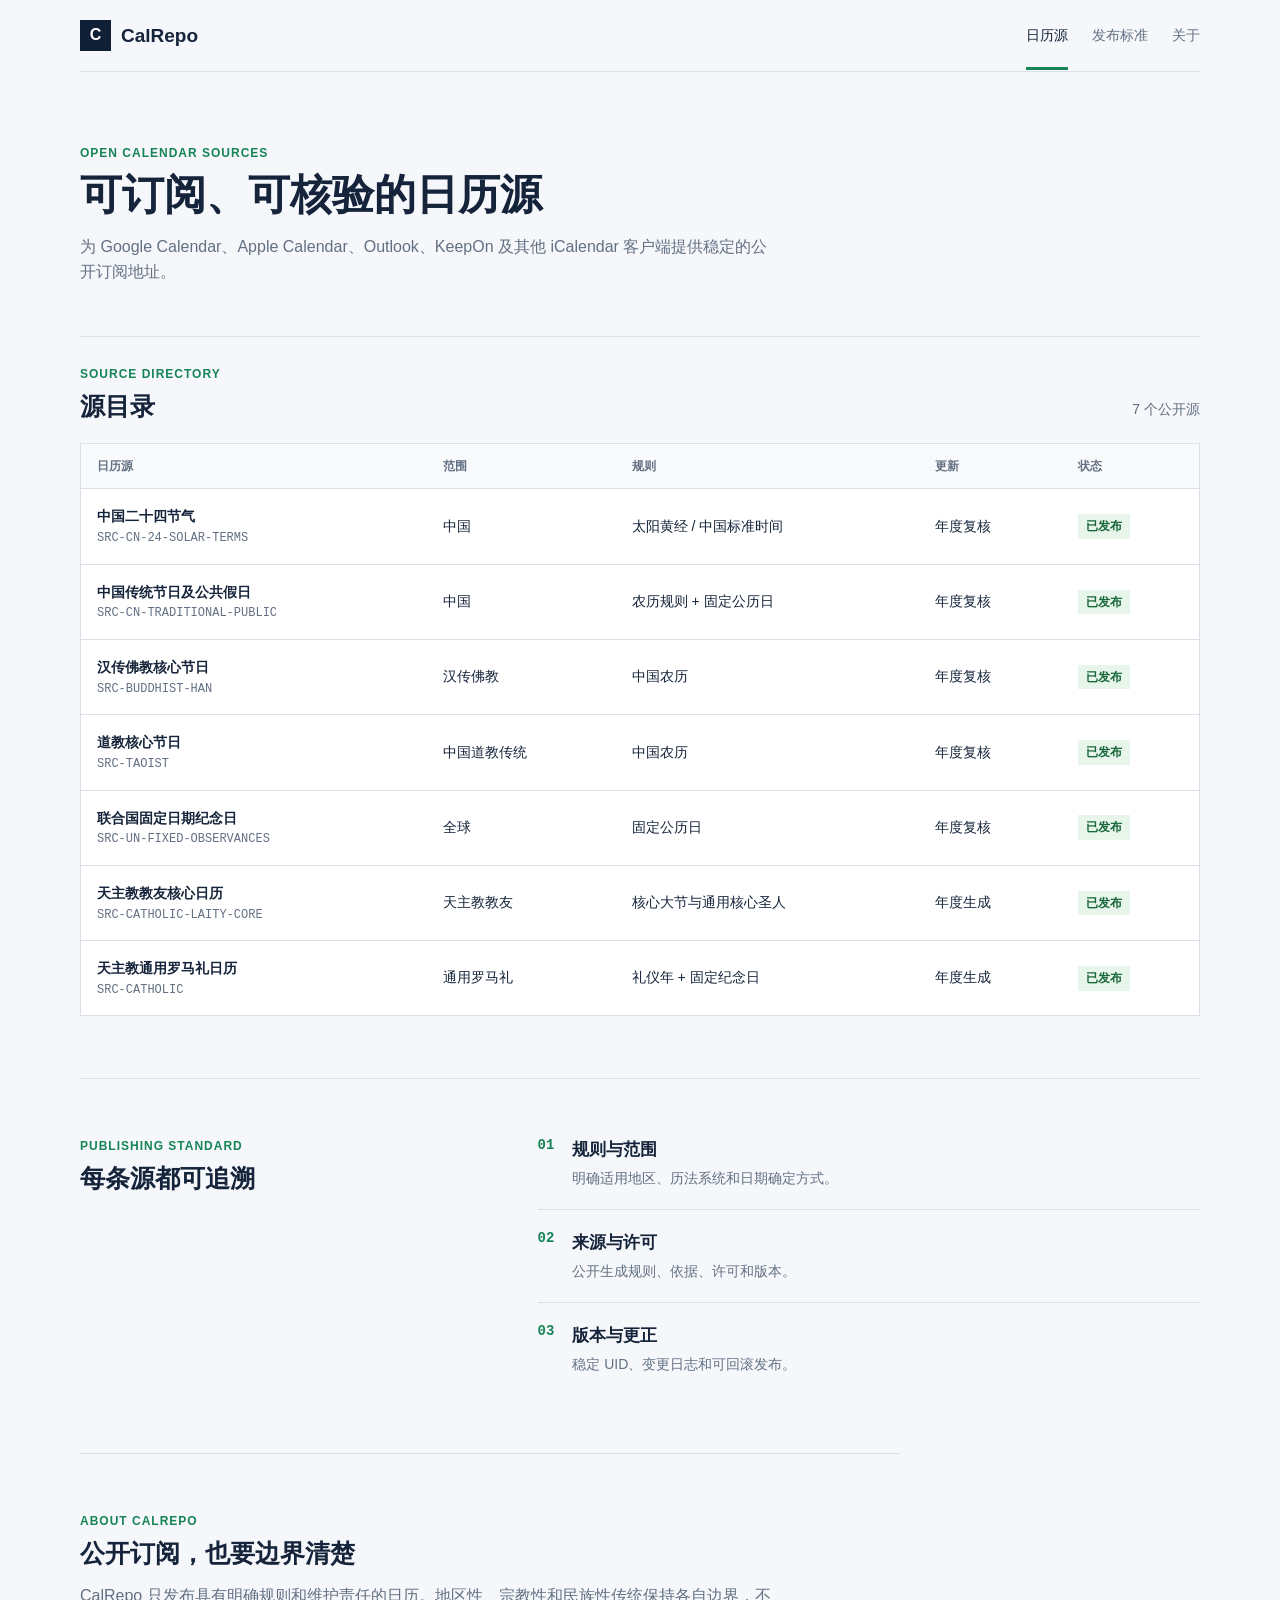
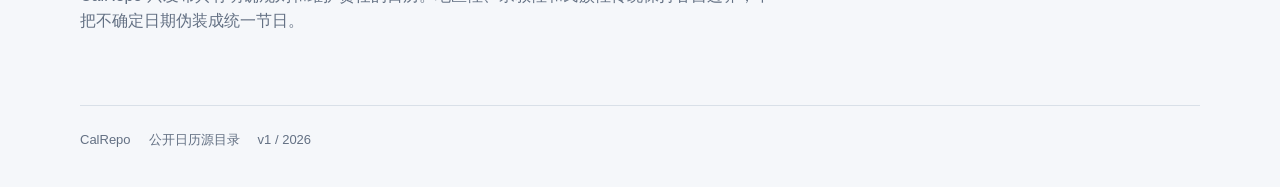
<file: index.html>
<!doctype html>
<html lang="zh-CN">
  <head>
    <meta charset="utf-8" />
    <meta name="viewport" content="width=device-width, initial-scale=1" />
    <meta name="description" content="CalRepo 是可审计的公开日历订阅源目录。" />
    <title>CalRepo | 公开日历源</title>
    <link rel="stylesheet" href="/assets/css/site.css" />
  </head>
  <body>
    <header class="site-header"><a class="brand" href="/" aria-label="CalRepo 首页"><span class="brand-mark">C</span><span>CalRepo</span></a><nav aria-label="主导航"><a class="active" href="/">日历源</a><a href="#standards">发布标准</a><a href="#about">关于</a></nav></header>
    <main>
      <section class="intro"><p class="eyebrow">OPEN CALENDAR SOURCES</p><h1>可订阅、可核验的日历源</h1><p>为 Google Calendar、Apple Calendar、Outlook、KeepOn 及其他 iCalendar 客户端提供稳定的公开订阅地址。</p></section>
      <section class="directory" aria-labelledby="directory-title"><div class="section-heading"><div><p class="eyebrow">SOURCE DIRECTORY</p><h2 id="directory-title">源目录</h2></div><p class="directory-count">7 个公开源</p></div>
        <div class="source-table-wrap"><table class="source-table"><thead><tr><th>日历源</th><th>范围</th><th>规则</th><th>更新</th><th>状态</th></tr></thead><tbody>
          <tr><td data-label="日历源"><a class="source-name" href="/sources/chinese-24-solar-terms/">中国二十四节气</a><small>SRC-CN-24-SOLAR-TERMS</small></td><td data-label="范围">中国</td><td data-label="规则">太阳黄经 / 中国标准时间</td><td data-label="更新">年度复核</td><td data-label="状态"><span class="status published">已发布</span></td></tr>
          <tr><td data-label="日历源"><a class="source-name" href="/sources/chinese-traditional-public/">中国传统节日及公共假日</a><small>SRC-CN-TRADITIONAL-PUBLIC</small></td><td data-label="范围">中国</td><td data-label="规则">农历规则 + 固定公历日</td><td data-label="更新">年度复核</td><td data-label="状态"><span class="status published">已发布</span></td></tr>
          <tr><td data-label="日历源"><a class="source-name" href="/sources/han-buddhism/">汉传佛教核心节日</a><small>SRC-BUDDHIST-HAN</small></td><td data-label="范围">汉传佛教</td><td data-label="规则">中国农历</td><td data-label="更新">年度复核</td><td data-label="状态"><span class="status published">已发布</span></td></tr>
          <tr><td data-label="日历源"><a class="source-name" href="/sources/taoism/">道教核心节日</a><small>SRC-TAOIST</small></td><td data-label="范围">中国道教传统</td><td data-label="规则">中国农历</td><td data-label="更新">年度复核</td><td data-label="状态"><span class="status published">已发布</span></td></tr>
          <tr><td data-label="日历源"><a class="source-name" href="/sources/un-fixed-observances/">联合国固定日期纪念日</a><small>SRC-UN-FIXED-OBSERVANCES</small></td><td data-label="范围">全球</td><td data-label="规则">固定公历日</td><td data-label="更新">年度复核</td><td data-label="状态"><span class="status published">已发布</span></td></tr>
          <tr><td data-label="日历源"><a class="source-name" href="/sources/catholic-lay-core/">天主教教友核心日历</a><small>SRC-CATHOLIC-LAITY-CORE</small></td><td data-label="范围">天主教教友</td><td data-label="规则">核心大节与通用核心圣人</td><td data-label="更新">年度生成</td><td data-label="状态"><span class="status published">已发布</span></td></tr>
          <tr><td data-label="日历源"><a class="source-name" href="/sources/catholic-general-roman/">天主教通用罗马礼日历</a><small>SRC-CATHOLIC</small></td><td data-label="范围">通用罗马礼</td><td data-label="规则">礼仪年 + 固定纪念日</td><td data-label="更新">年度生成</td><td data-label="状态"><span class="status published">已发布</span></td></tr>
        </tbody></table></div>
      </section>
      <section id="standards" class="standards" aria-labelledby="standards-title"><div><p class="eyebrow">PUBLISHING STANDARD</p><h2 id="standards-title">每条源都可追溯</h2></div><ol class="standard-list"><li><span>01</span><div><strong>规则与范围</strong><p>明确适用地区、历法系统和日期确定方式。</p></div></li><li><span>02</span><div><strong>来源与许可</strong><p>公开生成规则、依据、许可和版本。</p></div></li><li><span>03</span><div><strong>版本与更正</strong><p>稳定 UID、变更日志和可回滚发布。</p></div></li></ol></section>
      <section id="about" class="about" aria-labelledby="about-title"><p class="eyebrow">ABOUT CALREPO</p><h2 id="about-title">公开订阅，也要边界清楚</h2><p>CalRepo 只发布具有明确规则和维护责任的日历。地区性、宗教性和民族性传统保持各自边界，不把不确定日期伪装成统一节日。</p></section>
    </main><footer><span>CalRepo</span><span>公开日历源目录</span><span>v1 / 2026</span></footer>
  </body>
</html>
</file>
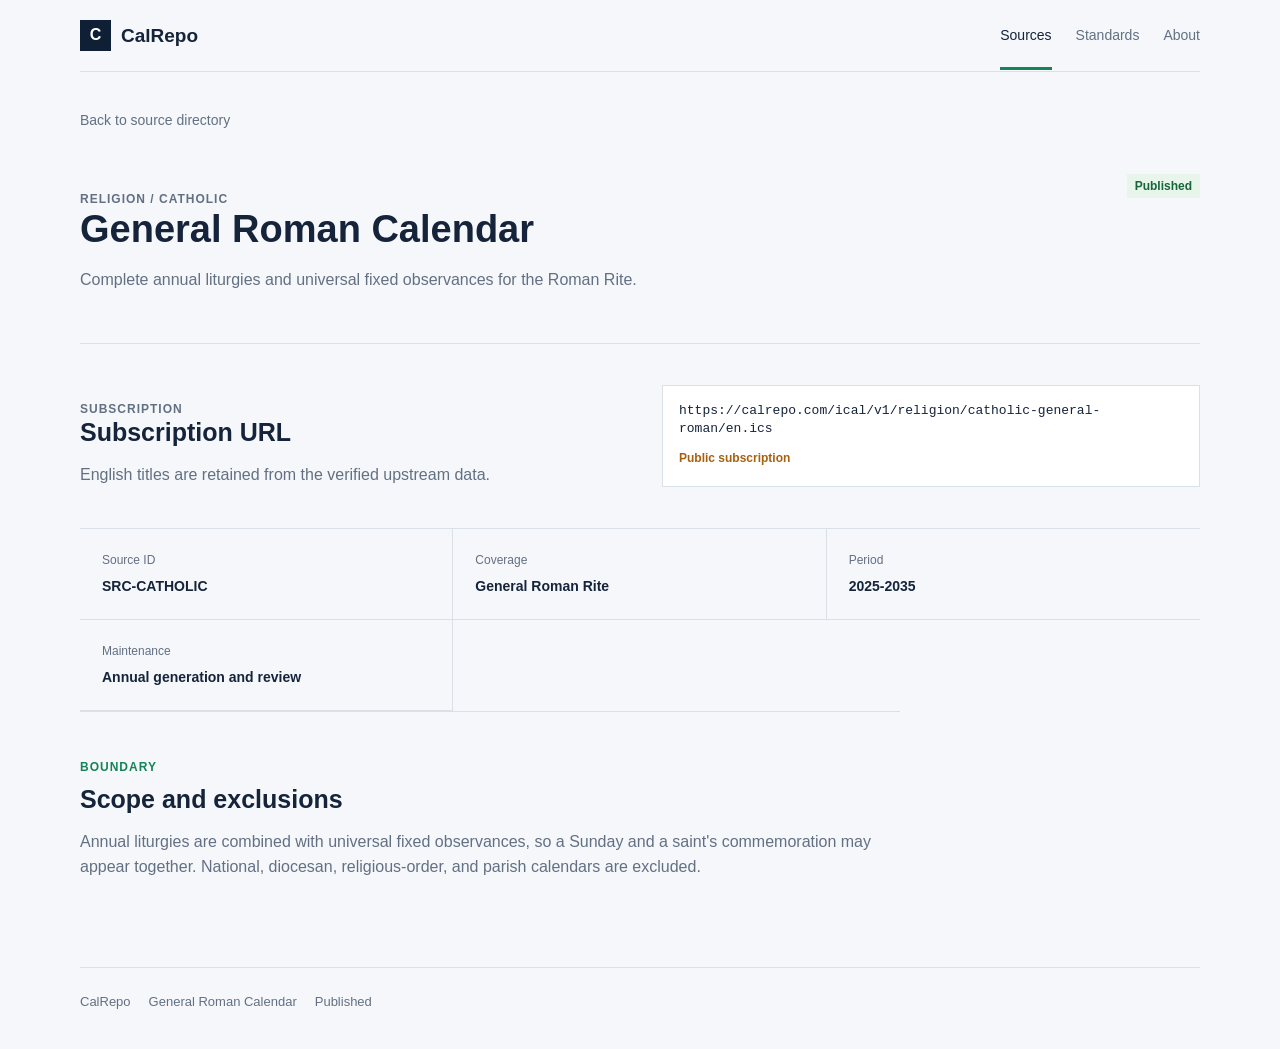
<file: sources/catholic-general-roman/index.html>
<!doctype html><html lang="en"><head><meta charset="utf-8" /><meta name="viewport" content="width=device-width, initial-scale=1" /><meta name="description" content="Complete General Roman Calendar public iCalendar subscription." /><title>General Roman Calendar | CalRepo</title><link rel="stylesheet" href="/assets/css/site.css" /></head><body><header class="site-header"><a class="brand" href="/"><span class="brand-mark">C</span><span>CalRepo</span></a><nav><a class="active" href="/">Sources</a><a href="/#standards">Standards</a><a href="/#about">About</a></nav></header><main class="source-detail"><a class="back-link" href="/">Back to source directory</a><section class="source-title"><div><p class="eyebrow">RELIGION / CATHOLIC</p><h1>General Roman Calendar</h1><p>Complete annual liturgies and universal fixed observances for the Roman Rite.</p></div><span class="status published">Published</span></section><section class="subscription-panel"><div><p class="eyebrow">SUBSCRIPTION</p><h2>Subscription URL</h2><p>English titles are retained from the verified upstream data.</p></div><div class="pending-url"><code>https://calrepo.com/ical/v1/religion/catholic-general-roman/en.ics</code><span>Public subscription</span></div></section><section class="metadata-grid"><dl><dt>Source ID</dt><dd>SRC-CATHOLIC</dd></dl><dl><dt>Coverage</dt><dd>General Roman Rite</dd></dl><dl><dt>Period</dt><dd>2025-2035</dd></dl><dl><dt>Maintenance</dt><dd>Annual generation and review</dd></dl></section><section class="rule-note"><p class="eyebrow">BOUNDARY</p><h2>Scope and exclusions</h2><p>Annual liturgies are combined with universal fixed observances, so a Sunday and a saint's commemoration may appear together. National, diocesan, religious-order, and parish calendars are excluded.</p></section></main><footer><span>CalRepo</span><span>General Roman Calendar</span><span>Published</span></footer></body></html>
</file>
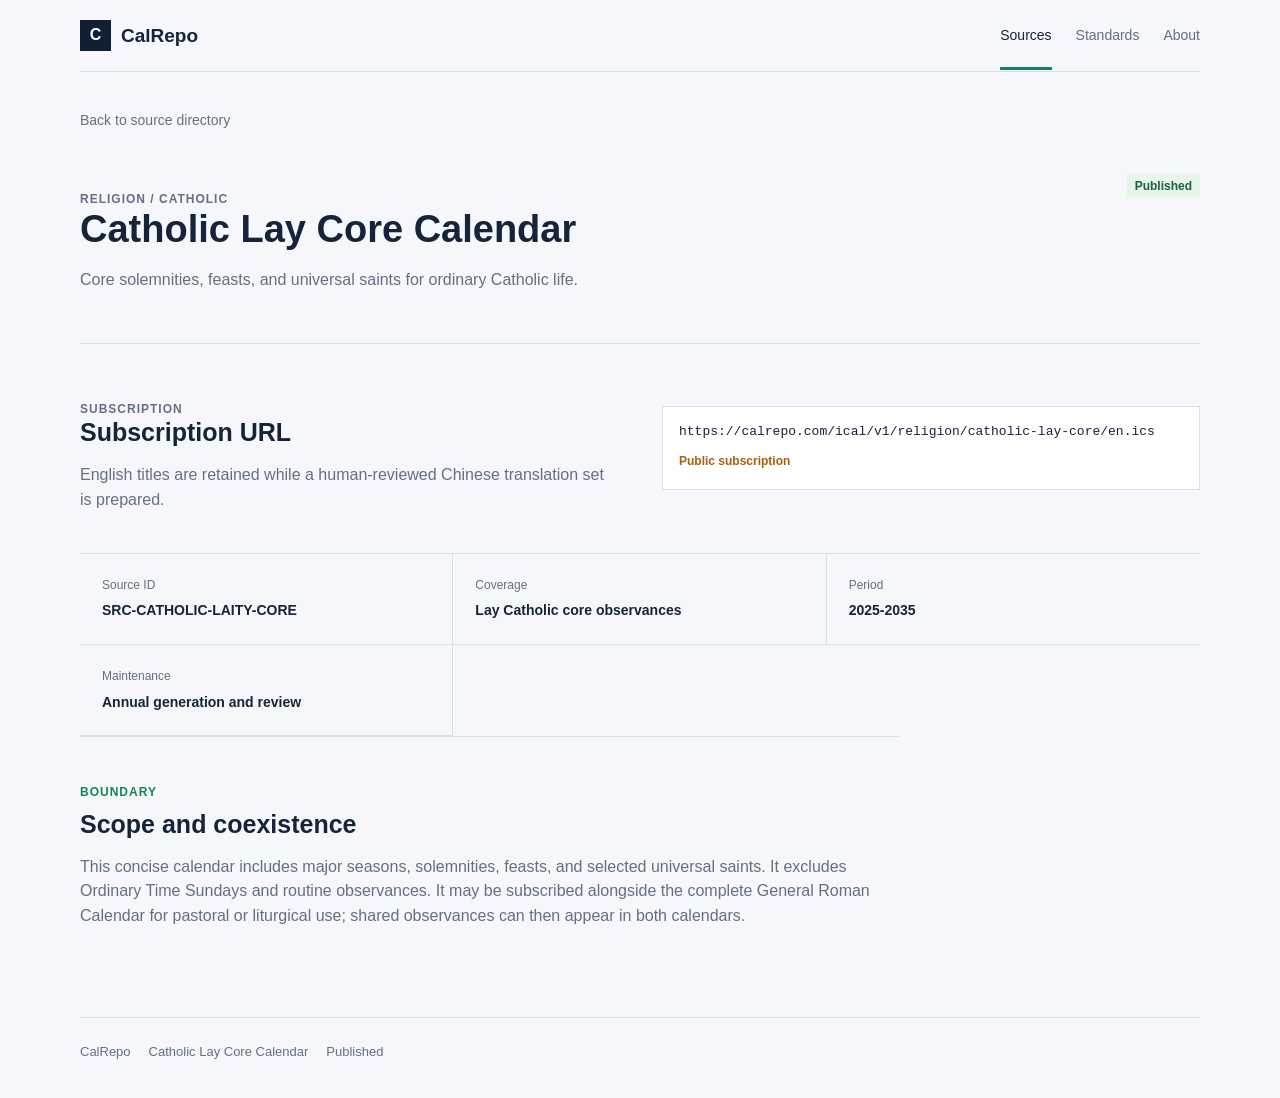
<file: sources/catholic-lay-core/index.html>
<!doctype html><html lang="en"><head><meta charset="utf-8" /><meta name="viewport" content="width=device-width, initial-scale=1" /><meta name="description" content="Catholic Lay Core Calendar public iCalendar subscription." /><title>Catholic Lay Core Calendar | CalRepo</title><link rel="stylesheet" href="/assets/css/site.css" /></head><body><header class="site-header"><a class="brand" href="/"><span class="brand-mark">C</span><span>CalRepo</span></a><nav><a class="active" href="/">Sources</a><a href="/#standards">Standards</a><a href="/#about">About</a></nav></header><main class="source-detail"><a class="back-link" href="/">Back to source directory</a><section class="source-title"><div><p class="eyebrow">RELIGION / CATHOLIC</p><h1>Catholic Lay Core Calendar</h1><p>Core solemnities, feasts, and universal saints for ordinary Catholic life.</p></div><span class="status published">Published</span></section><section class="subscription-panel"><div><p class="eyebrow">SUBSCRIPTION</p><h2>Subscription URL</h2><p>English titles are retained while a human-reviewed Chinese translation set is prepared.</p></div><div class="pending-url"><code>https://calrepo.com/ical/v1/religion/catholic-lay-core/en.ics</code><span>Public subscription</span></div></section><section class="metadata-grid"><dl><dt>Source ID</dt><dd>SRC-CATHOLIC-LAITY-CORE</dd></dl><dl><dt>Coverage</dt><dd>Lay Catholic core observances</dd></dl><dl><dt>Period</dt><dd>2025-2035</dd></dl><dl><dt>Maintenance</dt><dd>Annual generation and review</dd></dl></section><section class="rule-note"><p class="eyebrow">BOUNDARY</p><h2>Scope and coexistence</h2><p>This concise calendar includes major seasons, solemnities, feasts, and selected universal saints. It excludes Ordinary Time Sundays and routine observances. It may be subscribed alongside the complete General Roman Calendar for pastoral or liturgical use; shared observances can then appear in both calendars.</p></section></main><footer><span>CalRepo</span><span>Catholic Lay Core Calendar</span><span>Published</span></footer></body></html>
</file>
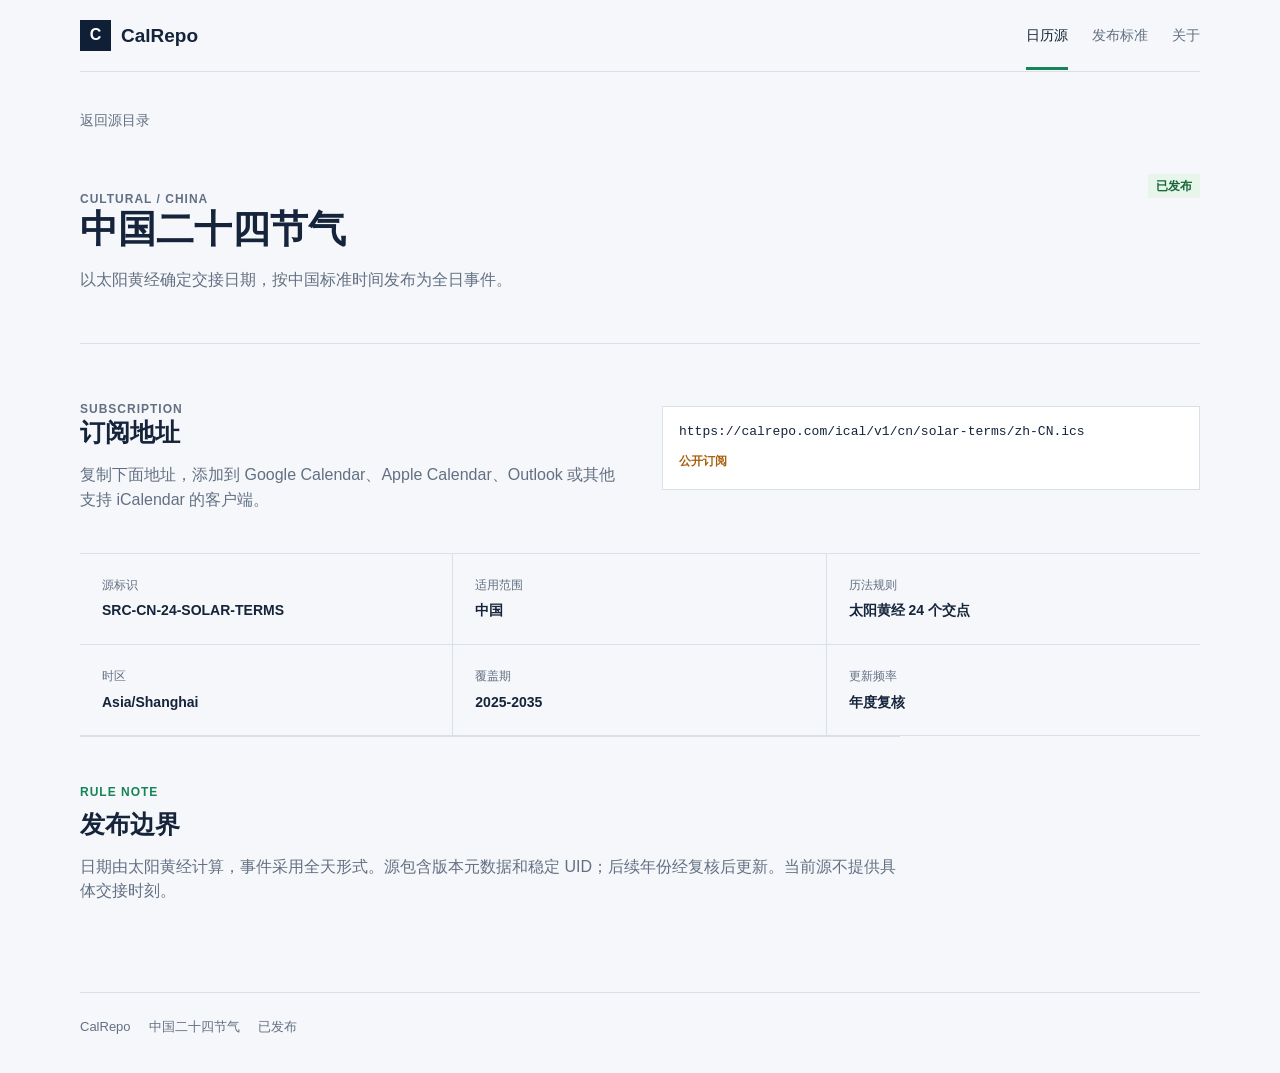
<file: sources/chinese-24-solar-terms/index.html>
<!doctype html>
<html lang="zh-CN"><head><meta charset="utf-8" /><meta name="viewport" content="width=device-width, initial-scale=1" /><meta name="description" content="中国二十四节气公开 iCalendar 订阅源。" /><title>中国二十四节气 | CalRepo</title><link rel="stylesheet" href="/assets/css/site.css" /></head>
<body><header class="site-header"><a class="brand" href="/" aria-label="CalRepo 首页"><span class="brand-mark">C</span><span>CalRepo</span></a><nav aria-label="主导航"><a class="active" href="/">日历源</a><a href="/#standards">发布标准</a><a href="/#about">关于</a></nav></header>
<main class="source-detail"><a class="back-link" href="/">返回源目录</a><section class="source-title"><div><p class="eyebrow">CULTURAL / CHINA</p><h1>中国二十四节气</h1><p>以太阳黄经确定交接日期，按中国标准时间发布为全日事件。</p></div><span class="status published">已发布</span></section>
<section class="subscription-panel" aria-labelledby="subscription-title"><div><p class="eyebrow">SUBSCRIPTION</p><h2 id="subscription-title">订阅地址</h2><p>复制下面地址，添加到 Google Calendar、Apple Calendar、Outlook 或其他支持 iCalendar 的客户端。</p></div><div class="pending-url"><code>https://calrepo.com/ical/v1/cn/solar-terms/zh-CN.ics</code><span>公开订阅</span></div></section>
<section class="metadata-grid" aria-label="源元数据"><dl><dt>源标识</dt><dd>SRC-CN-24-SOLAR-TERMS</dd></dl><dl><dt>适用范围</dt><dd>中国</dd></dl><dl><dt>历法规则</dt><dd>太阳黄经 24 个交点</dd></dl><dl><dt>时区</dt><dd>Asia/Shanghai</dd></dl><dl><dt>覆盖期</dt><dd>2025-2035</dd></dl><dl><dt>更新频率</dt><dd>年度复核</dd></dl></section>
<section class="rule-note"><p class="eyebrow">RULE NOTE</p><h2>发布边界</h2><p>日期由太阳黄经计算，事件采用全天形式。源包含版本元数据和稳定 UID；后续年份经复核后更新。当前源不提供具体交接时刻。</p></section></main><footer><span>CalRepo</span><span>中国二十四节气</span><span>已发布</span></footer></body></html>
</file>
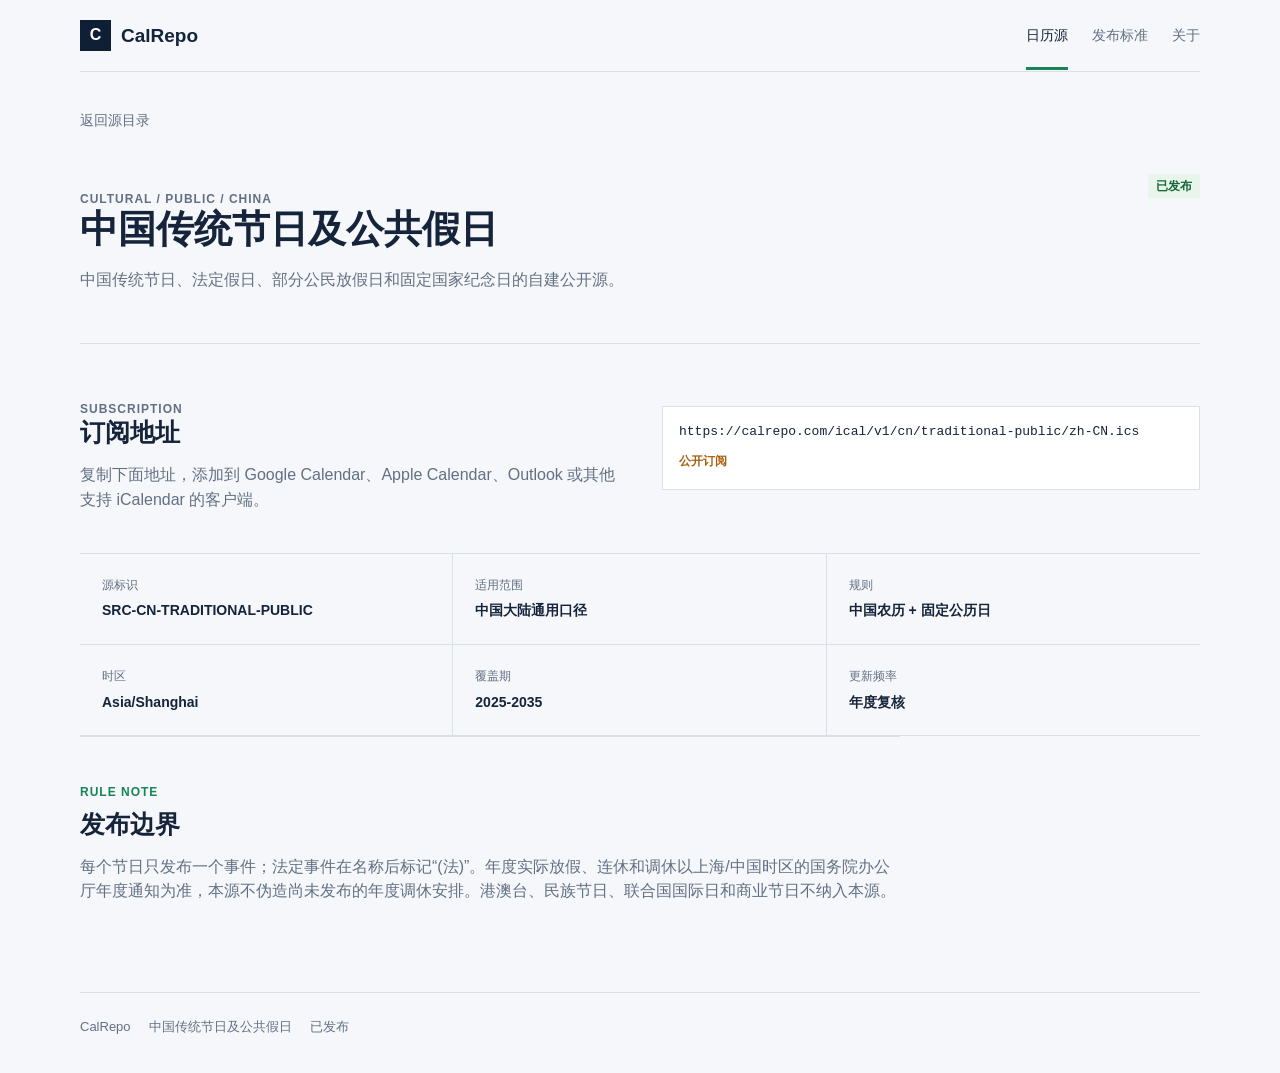
<file: sources/chinese-traditional-public/index.html>
<!doctype html>
<html lang="zh-CN"><head><meta charset="utf-8" /><meta name="viewport" content="width=device-width, initial-scale=1" /><meta name="description" content="中国传统节日及公共假日公开 iCalendar 订阅源。" /><title>中国传统节日及公共假日 | CalRepo</title><link rel="stylesheet" href="/assets/css/site.css" /></head>
<body><header class="site-header"><a class="brand" href="/" aria-label="CalRepo 首页"><span class="brand-mark">C</span><span>CalRepo</span></a><nav aria-label="主导航"><a class="active" href="/">日历源</a><a href="/#standards">发布标准</a><a href="/#about">关于</a></nav></header>
<main class="source-detail"><a class="back-link" href="/">返回源目录</a><section class="source-title"><div><p class="eyebrow">CULTURAL / PUBLIC / CHINA</p><h1>中国传统节日及公共假日</h1><p>中国传统节日、法定假日、部分公民放假日和固定国家纪念日的自建公开源。</p></div><span class="status published">已发布</span></section>
<section class="subscription-panel" aria-labelledby="subscription-title"><div><p class="eyebrow">SUBSCRIPTION</p><h2 id="subscription-title">订阅地址</h2><p>复制下面地址，添加到 Google Calendar、Apple Calendar、Outlook 或其他支持 iCalendar 的客户端。</p></div><div class="pending-url"><code>https://calrepo.com/ical/v1/cn/traditional-public/zh-CN.ics</code><span>公开订阅</span></div></section>
<section class="metadata-grid" aria-label="源元数据"><dl><dt>源标识</dt><dd>SRC-CN-TRADITIONAL-PUBLIC</dd></dl><dl><dt>适用范围</dt><dd>中国大陆通用口径</dd></dl><dl><dt>规则</dt><dd>中国农历 + 固定公历日</dd></dl><dl><dt>时区</dt><dd>Asia/Shanghai</dd></dl><dl><dt>覆盖期</dt><dd>2025-2035</dd></dl><dl><dt>更新频率</dt><dd>年度复核</dd></dl></section>
<section class="rule-note"><p class="eyebrow">RULE NOTE</p><h2>发布边界</h2><p>每个节日只发布一个事件；法定事件在名称后标记“(法)”。年度实际放假、连休和调休以上海/中国时区的国务院办公厅年度通知为准，本源不伪造尚未发布的年度调休安排。港澳台、民族节日、联合国国际日和商业节日不纳入本源。</p></section></main><footer><span>CalRepo</span><span>中国传统节日及公共假日</span><span>已发布</span></footer></body></html>
</file>
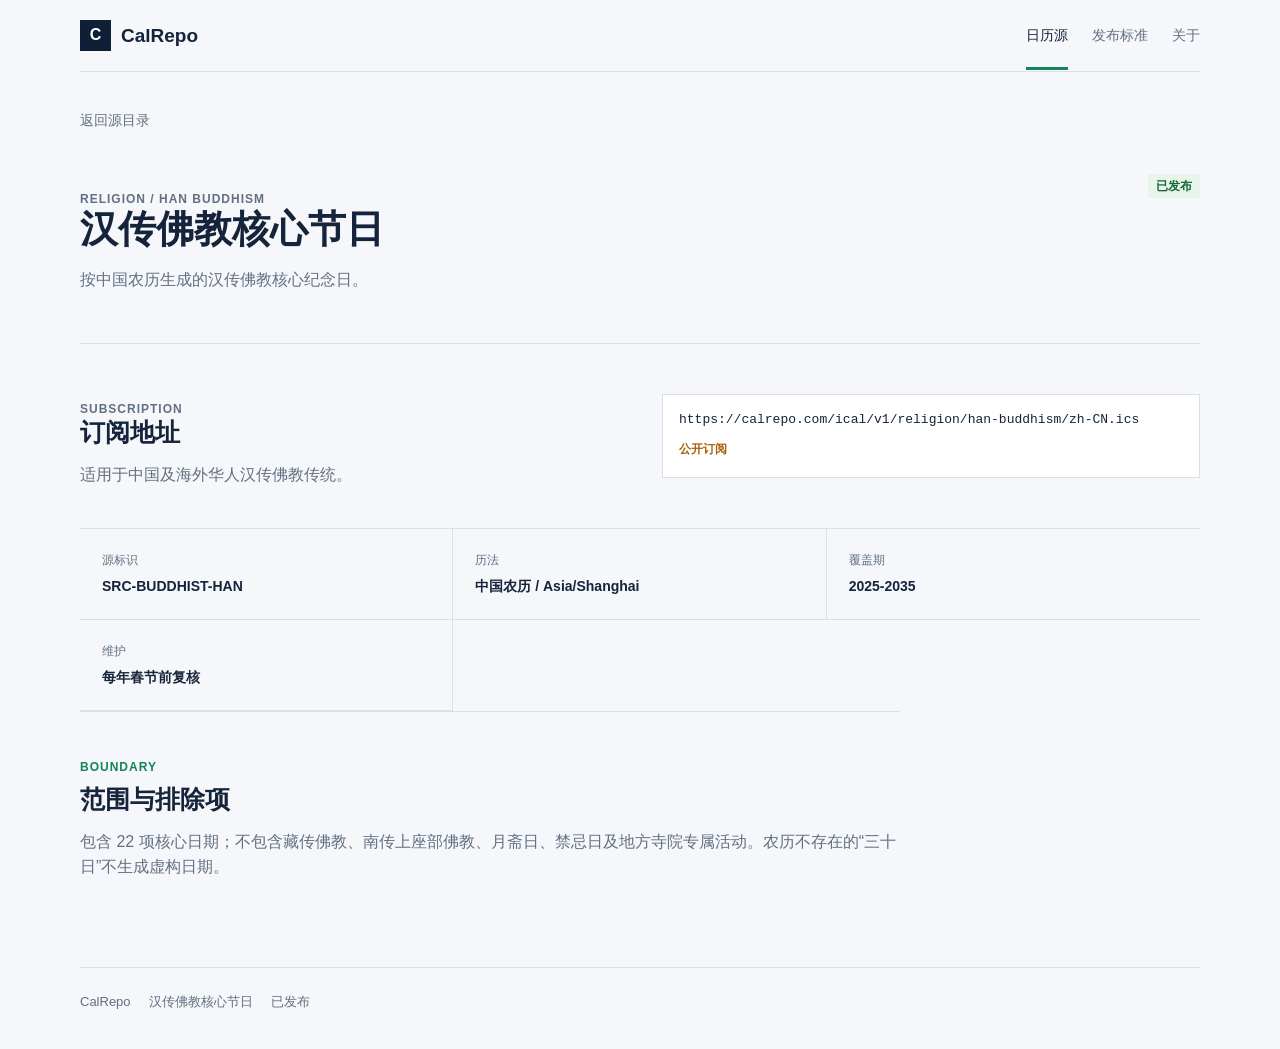
<file: sources/han-buddhism/index.html>
<!doctype html><html lang="zh-CN"><head><meta charset="utf-8" /><meta name="viewport" content="width=device-width, initial-scale=1" /><meta name="description" content="汉传佛教核心节日公开 iCalendar 订阅源。" /><title>汉传佛教核心节日 | CalRepo</title><link rel="stylesheet" href="/assets/css/site.css" /></head><body><header class="site-header"><a class="brand" href="/"><span class="brand-mark">C</span><span>CalRepo</span></a><nav><a class="active" href="/">日历源</a><a href="/#standards">发布标准</a><a href="/#about">关于</a></nav></header><main class="source-detail"><a class="back-link" href="/">返回源目录</a><section class="source-title"><div><p class="eyebrow">RELIGION / HAN BUDDHISM</p><h1>汉传佛教核心节日</h1><p>按中国农历生成的汉传佛教核心纪念日。</p></div><span class="status published">已发布</span></section><section class="subscription-panel"><div><p class="eyebrow">SUBSCRIPTION</p><h2>订阅地址</h2><p>适用于中国及海外华人汉传佛教传统。</p></div><div class="pending-url"><code>https://calrepo.com/ical/v1/religion/han-buddhism/zh-CN.ics</code><span>公开订阅</span></div></section><section class="metadata-grid"><dl><dt>源标识</dt><dd>SRC-BUDDHIST-HAN</dd></dl><dl><dt>历法</dt><dd>中国农历 / Asia/Shanghai</dd></dl><dl><dt>覆盖期</dt><dd>2025-2035</dd></dl><dl><dt>维护</dt><dd>每年春节前复核</dd></dl></section><section class="rule-note"><p class="eyebrow">BOUNDARY</p><h2>范围与排除项</h2><p>包含 22 项核心日期；不包含藏传佛教、南传上座部佛教、月斋日、禁忌日及地方寺院专属活动。农历不存在的“三十日”不生成虚构日期。</p></section></main><footer><span>CalRepo</span><span>汉传佛教核心节日</span><span>已发布</span></footer></body></html>
</file>
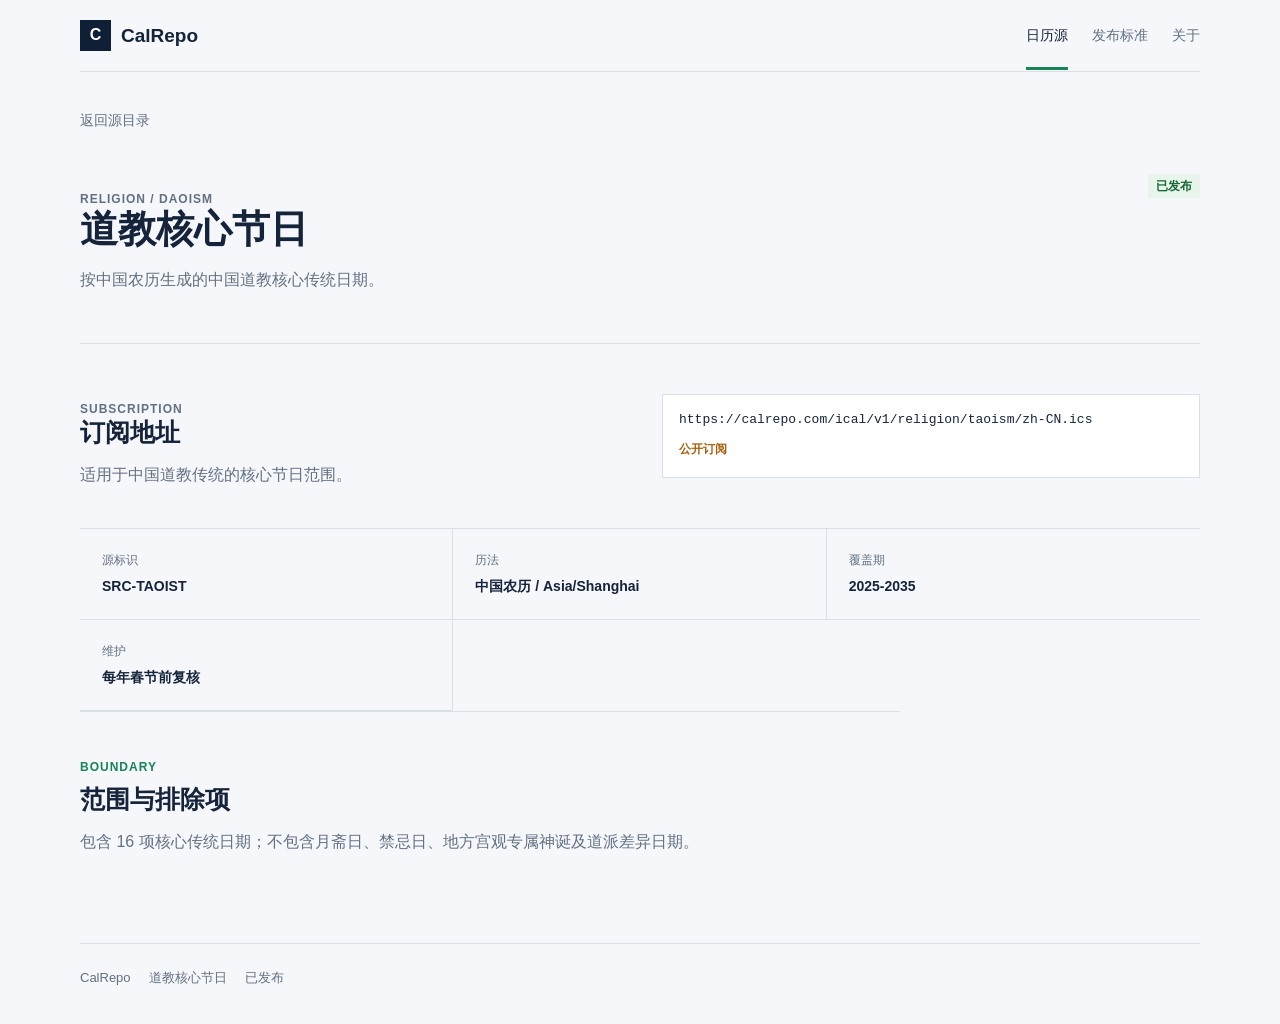
<file: sources/taoism/index.html>
<!doctype html><html lang="zh-CN"><head><meta charset="utf-8" /><meta name="viewport" content="width=device-width, initial-scale=1" /><meta name="description" content="道教核心节日公开 iCalendar 订阅源。" /><title>道教核心节日 | CalRepo</title><link rel="stylesheet" href="/assets/css/site.css" /></head><body><header class="site-header"><a class="brand" href="/"><span class="brand-mark">C</span><span>CalRepo</span></a><nav><a class="active" href="/">日历源</a><a href="/#standards">发布标准</a><a href="/#about">关于</a></nav></header><main class="source-detail"><a class="back-link" href="/">返回源目录</a><section class="source-title"><div><p class="eyebrow">RELIGION / DAOISM</p><h1>道教核心节日</h1><p>按中国农历生成的中国道教核心传统日期。</p></div><span class="status published">已发布</span></section><section class="subscription-panel"><div><p class="eyebrow">SUBSCRIPTION</p><h2>订阅地址</h2><p>适用于中国道教传统的核心节日范围。</p></div><div class="pending-url"><code>https://calrepo.com/ical/v1/religion/taoism/zh-CN.ics</code><span>公开订阅</span></div></section><section class="metadata-grid"><dl><dt>源标识</dt><dd>SRC-TAOIST</dd></dl><dl><dt>历法</dt><dd>中国农历 / Asia/Shanghai</dd></dl><dl><dt>覆盖期</dt><dd>2025-2035</dd></dl><dl><dt>维护</dt><dd>每年春节前复核</dd></dl></section><section class="rule-note"><p class="eyebrow">BOUNDARY</p><h2>范围与排除项</h2><p>包含 16 项核心传统日期；不包含月斋日、禁忌日、地方宫观专属神诞及道派差异日期。</p></section></main><footer><span>CalRepo</span><span>道教核心节日</span><span>已发布</span></footer></body></html>
</file>
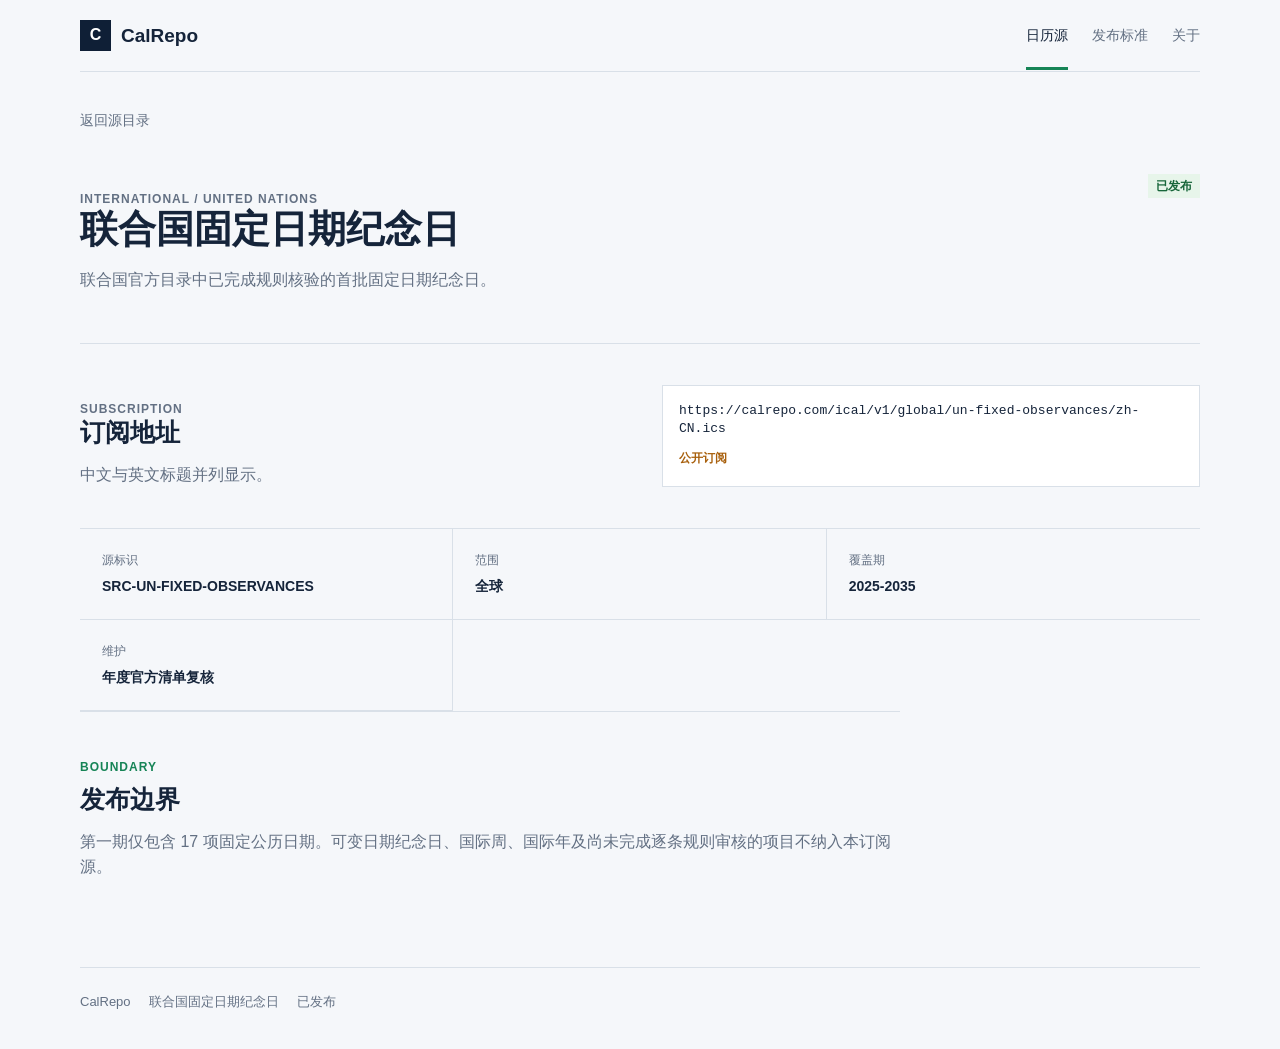
<file: sources/un-fixed-observances/index.html>
<!doctype html><html lang="zh-CN"><head><meta charset="utf-8" /><meta name="viewport" content="width=device-width, initial-scale=1" /><meta name="description" content="联合国固定日期纪念日公开 iCalendar 订阅源。" /><title>联合国固定日期纪念日 | CalRepo</title><link rel="stylesheet" href="/assets/css/site.css" /></head><body><header class="site-header"><a class="brand" href="/"><span class="brand-mark">C</span><span>CalRepo</span></a><nav><a class="active" href="/">日历源</a><a href="/#standards">发布标准</a><a href="/#about">关于</a></nav></header><main class="source-detail"><a class="back-link" href="/">返回源目录</a><section class="source-title"><div><p class="eyebrow">INTERNATIONAL / UNITED NATIONS</p><h1>联合国固定日期纪念日</h1><p>联合国官方目录中已完成规则核验的首批固定日期纪念日。</p></div><span class="status published">已发布</span></section><section class="subscription-panel"><div><p class="eyebrow">SUBSCRIPTION</p><h2>订阅地址</h2><p>中文与英文标题并列显示。</p></div><div class="pending-url"><code>https://calrepo.com/ical/v1/global/un-fixed-observances/zh-CN.ics</code><span>公开订阅</span></div></section><section class="metadata-grid"><dl><dt>源标识</dt><dd>SRC-UN-FIXED-OBSERVANCES</dd></dl><dl><dt>范围</dt><dd>全球</dd></dl><dl><dt>覆盖期</dt><dd>2025-2035</dd></dl><dl><dt>维护</dt><dd>年度官方清单复核</dd></dl></section><section class="rule-note"><p class="eyebrow">BOUNDARY</p><h2>发布边界</h2><p>第一期仅包含 17 项固定公历日期。可变日期纪念日、国际周、国际年及尚未完成逐条规则审核的项目不纳入本订阅源。</p></section></main><footer><span>CalRepo</span><span>联合国固定日期纪念日</span><span>已发布</span></footer></body></html>
</file>
<file: assets/css/site.css>
:root { --ink:#15243a; --muted:#637083; --line:#d9e0e8; --canvas:#f5f7fa; --panel:#ffffff; --green:#168456; --amber:#a8600d; --navy:#0f1f36; }
* { box-sizing:border-box; }
body { margin:0; background:var(--canvas); color:var(--ink); font:16px/1.55 "Segoe UI", "Microsoft YaHei", sans-serif; }
a { color:inherit; text-decoration:none; }
.site-header, main, footer { width:min(1120px, calc(100% - 40px)); margin-inline:auto; }
.site-header { height:72px; display:flex; align-items:center; justify-content:space-between; border-bottom:1px solid var(--line); }
.brand { display:flex; align-items:center; gap:10px; font-weight:700; font-size:19px; }
.brand-mark { display:grid; place-items:center; width:31px; height:31px; background:var(--navy); color:#fff; font-size:16px; }
nav { display:flex; gap:24px; font-size:14px; color:var(--muted); }
nav a { padding:24px 0 20px; border-bottom:3px solid transparent; }
nav a.active, nav a:hover { color:var(--ink); border-bottom-color:var(--green); }
.intro { padding:72px 0 52px; max-width:750px; }
.eyebrow { margin:0 0 8px; color:var(--green); font-size:12px; font-weight:700; letter-spacing:1px; }
h1, h2 { margin:0; line-height:1.15; letter-spacing:0; }
h1 { font-size:42px; } h2 { font-size:25px; }
.intro > p:last-child, .source-title p, .about > p:last-child, .subscription-panel p { color:var(--muted); margin:16px 0 0; max-width:700px; }
.directory, .standards, .about, .subscription-panel, .metadata-grid, .rule-note { border-top:1px solid var(--line); }
.directory { padding:28px 0 62px; }
.section-heading { display:flex; justify-content:space-between; align-items:end; margin-bottom:22px; }
.directory-count { margin:0; color:var(--muted); font-size:14px; }
.source-table-wrap { overflow-x:auto; background:var(--panel); border:1px solid var(--line); }
.source-table { width:100%; min-width:760px; border-collapse:collapse; text-align:left; }
.source-table th { padding:13px 16px; color:var(--muted); font-size:12px; font-weight:600; background:#f9fafb; }
.source-table td { padding:17px 16px; border-top:1px solid var(--line); font-size:14px; }
.source-name { display:block; font-weight:700; color:var(--ink); }.source-name:hover { color:var(--green); }
small { display:block; margin-top:3px; color:var(--muted); font:12px/1.3 ui-monospace, Consolas, monospace; }
.status { display:inline-block; padding:3px 8px; font-size:12px; font-weight:700; white-space:nowrap; }.reviewing { background:#fff4e6; color:var(--amber); }.published { background:#e7f5ea; color:#17663a; }
.standards { display:grid; grid-template-columns: .75fr 1.25fr; gap:60px; padding:58px 0; }.standard-list { list-style:none; margin:0; padding:0; }.standard-list li { display:flex; gap:18px; padding:0 0 20px; margin-bottom:20px; border-bottom:1px solid var(--line); }.standard-list li:last-child { border:0; margin:0; }.standard-list span { color:var(--green); font:700 14px ui-monospace, Consolas, monospace; }.standard-list strong { font-size:17px; }.standard-list p { margin:4px 0 0; color:var(--muted); font-size:14px; }
.about { padding:58px 0 72px; max-width:820px; }
footer { display:flex; gap:18px; padding:24px 0 36px; border-top:1px solid var(--line); color:var(--muted); font-size:13px; }
.source-detail { padding:36px 0 72px; }.back-link { display:inline-block; margin-bottom:42px; color:var(--muted); font-size:14px; }.back-link:hover { color:var(--green); }
.source-title { display:flex; justify-content:space-between; gap:36px; align-items:start; padding-bottom:50px; }.source-title h1 { font-size:38px; }
.subscription-panel { display:grid; grid-template-columns:1fr 1fr; gap:44px; padding:40px 0; }.pending-url { align-self:center; background:var(--panel); border:1px solid var(--line); padding:16px; }.pending-url code { display:block; overflow-wrap:anywhere; font:13px/1.45 ui-monospace, Consolas, monospace; }.pending-url span { display:inline-block; margin-top:10px; color:var(--amber); font-size:12px; font-weight:700; }
.metadata-grid { display:grid; grid-template-columns:repeat(3, 1fr); }.metadata-grid dl { margin:0; padding:22px; border-right:1px solid var(--line); border-bottom:1px solid var(--line); }.metadata-grid dl:nth-child(3n) { border-right:0; }.metadata-grid dt { color:var(--muted); font-size:12px; }.metadata-grid dd { margin:6px 0 0; font-weight:600; font-size:14px; }.rule-note { padding:46px 0 0; max-width:820px; }.rule-note p:last-child { color:var(--muted); }
@media (max-width:700px) { .site-header, main, footer { width:min(100% - 28px, 1120px); }.site-header { height:64px; }.site-header nav { gap:14px; font-size:12px; }.site-header nav a { padding:21px 0 17px; }.intro { padding:48px 0 38px; } h1 { font-size:32px; } h2 { font-size:22px; }.section-heading, .source-title { display:block; }.directory-count, .source-title .status { margin-top:14px; }.standards, .subscription-panel { grid-template-columns:1fr; gap:28px; }.metadata-grid { grid-template-columns:1fr; }.metadata-grid dl, .metadata-grid dl:nth-child(3n) { border-right:0; }.source-detail { padding-top:28px; } footer { flex-wrap:wrap; gap:8px 16px; } }
@media (max-width:700px) { .source-table-wrap { overflow:visible; }.source-table, .source-table tbody, .source-table tr, .source-table td { display:block; min-width:0; width:100%; }.source-table thead { display:none; }.source-table td { border:0; padding:7px 16px; }.source-table td:first-child { padding-top:16px; }.source-table td:last-child { padding-bottom:16px; }.source-table td::before { content:attr(data-label); display:block; color:var(--muted); font-size:11px; font-weight:600; margin-bottom:1px; } }
</file>
